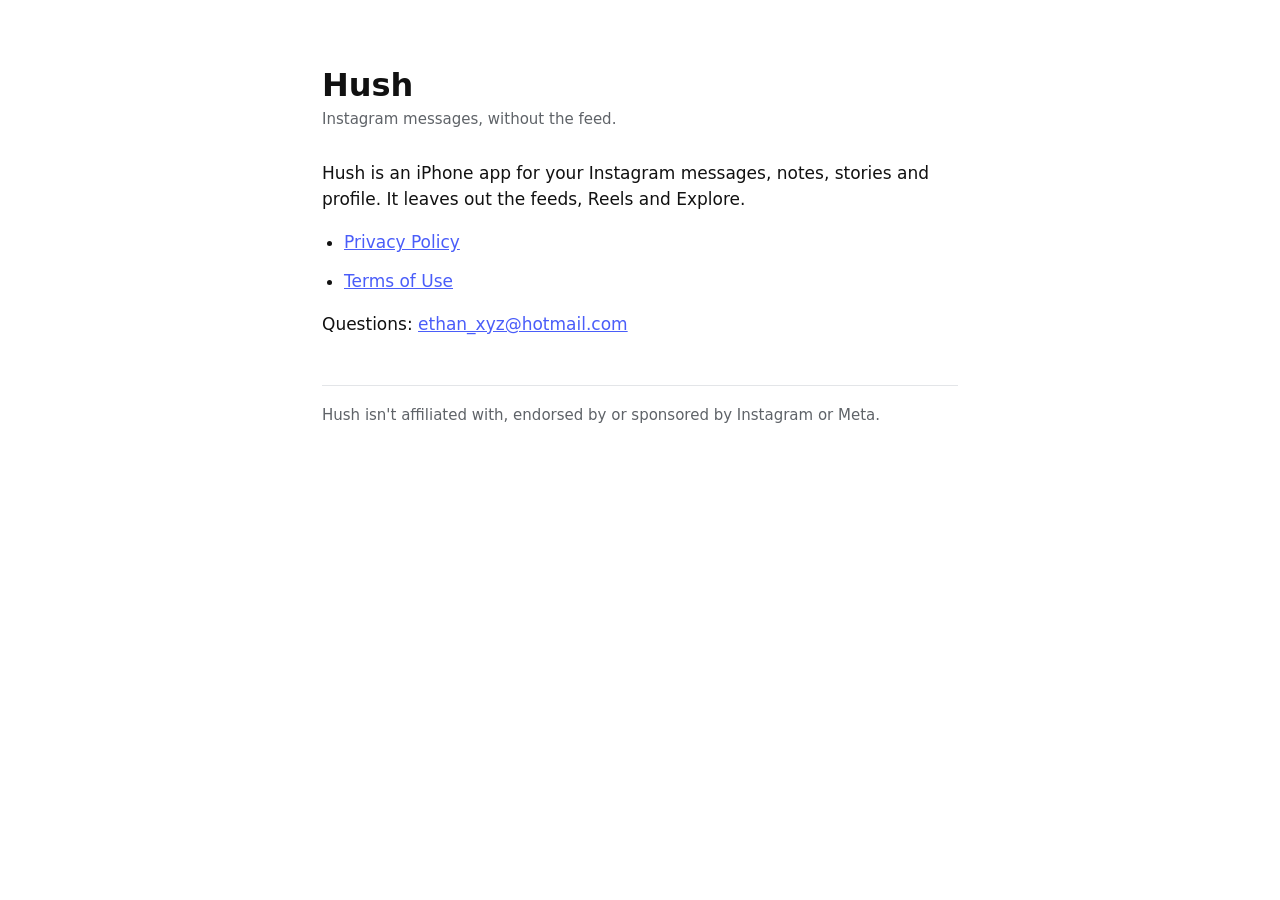
<file: index.html>
<!doctype html>
<html lang="en">
<head>
<meta charset="utf-8">
<meta name="viewport" content="width=device-width, initial-scale=1">
<title>Hush</title>
<link rel="stylesheet" href="style.css">
</head>
<body>
<main>
<h1>Hush</h1>
<p class="updated">Instagram messages, without the feed.</p>
<p>Hush is an iPhone app for your Instagram messages, notes, stories and profile. It leaves out the
feeds, Reels and Explore.</p>
<ul>
  <li><a href="privacy.html">Privacy Policy</a></li>
  <li><a href="terms.html">Terms of Use</a></li>
</ul>
<p>Questions: <a href="mailto:ethan_xyz@hotmail.com">ethan_xyz@hotmail.com</a></p>
<footer>Hush isn't affiliated with, endorsed by or sponsored by Instagram or Meta.</footer>
</main>
</body>
</html>
</file>
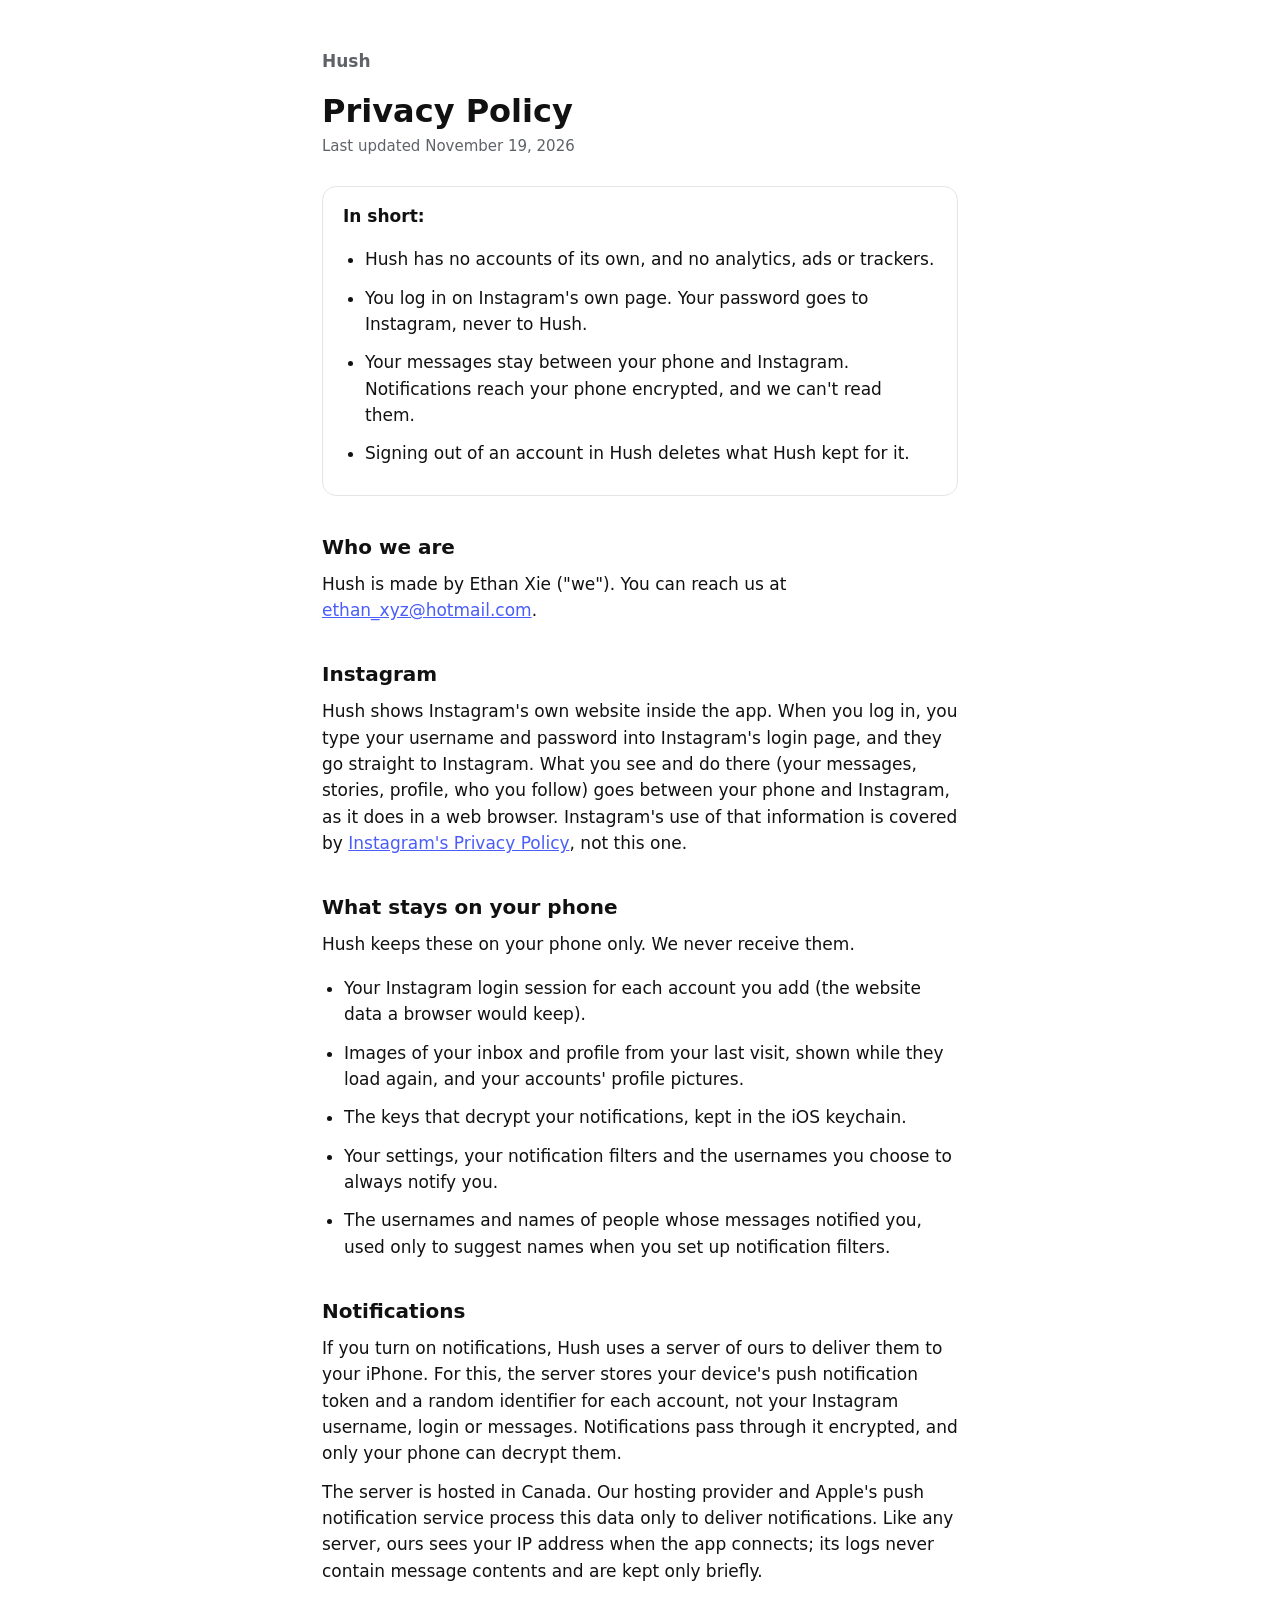
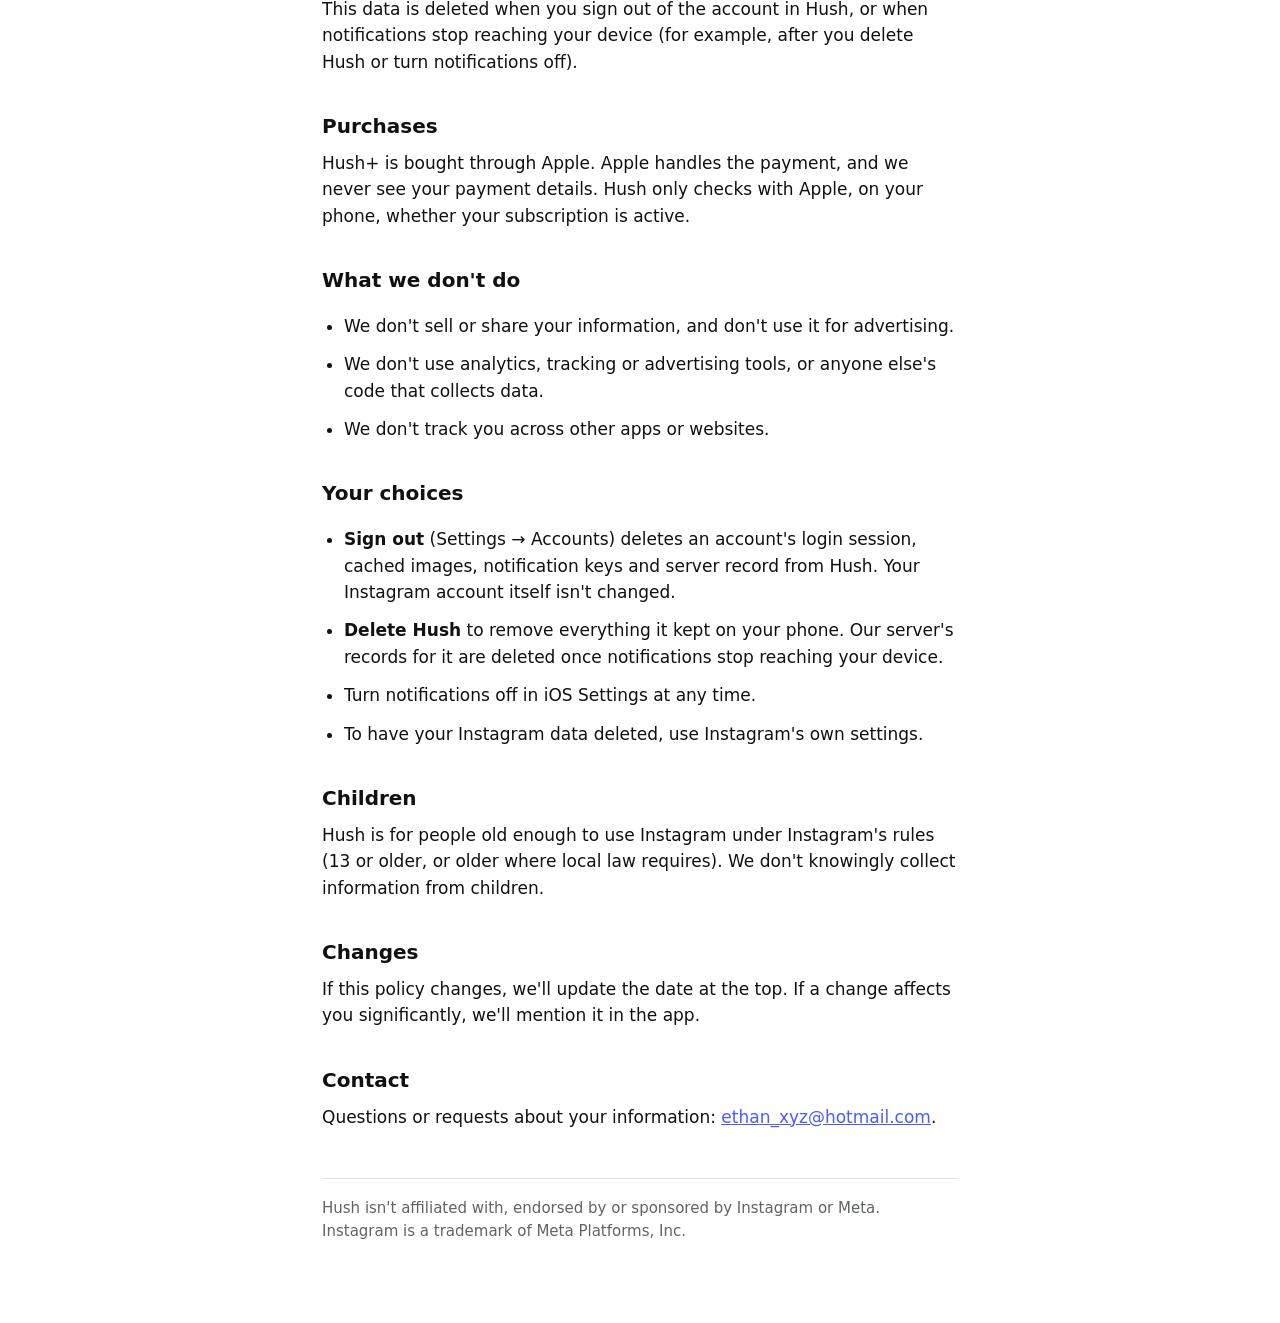
<file: privacy.html>
<!doctype html>
<html lang="en">
<head>
<meta charset="utf-8">
<meta name="viewport" content="width=device-width, initial-scale=1">
<title>Hush Privacy Policy</title>
<link rel="stylesheet" href="style.css">
</head>
<body>
<main>
<header><a href="index.html">Hush</a></header>
<h1>Privacy Policy</h1>
<p class="updated">Last updated November 19, 2026</p>

<div class="summary">
  <p><strong>In short:</strong></p>
  <ul>
    <li>Hush has no accounts of its own, and no analytics, ads or trackers.</li>
    <li>You log in on Instagram's own page. Your password goes to Instagram, never to Hush.</li>
    <li>Your messages stay between your phone and Instagram. Notifications reach your phone
      encrypted, and we can't read them.</li>
    <li>Signing out of an account in Hush deletes what Hush kept for it.</li>
  </ul>
</div>

<h2>Who we are</h2>
<p>Hush is made by Ethan Xie ("we"). You can reach us at
<a href="mailto:ethan_xyz@hotmail.com">ethan_xyz@hotmail.com</a>.</p>

<h2>Instagram</h2>
<p>Hush shows Instagram's own website inside the app. When you log in, you type your username and
password into Instagram's login page, and they go straight to Instagram. What you see and do there
(your messages, stories, profile, who you follow) goes between your phone and Instagram, as it
does in a web browser. Instagram's use of that information is covered by
<a href="https://privacycenter.instagram.com/policy">Instagram's Privacy Policy</a>, not this one.</p>

<h2>What stays on your phone</h2>
<p>Hush keeps these on your phone only. We never receive them.</p>
<ul>
  <li>Your Instagram login session for each account you add (the website data a browser would
    keep).</li>
  <li>Images of your inbox and profile from your last visit, shown while they load again, and
    your accounts' profile pictures.</li>
  <li>The keys that decrypt your notifications, kept in the iOS keychain.</li>
  <li>Your settings, your notification filters and the usernames you choose to always notify you.</li>
  <li>The usernames and names of people whose messages notified you, used only to suggest names
    when you set up notification filters.</li>
</ul>

<h2>Notifications</h2>
<p>If you turn on notifications, Hush uses a server of ours to deliver them to your iPhone. For
this, the server stores your device's push notification token and a random identifier for each
account, not your Instagram username, login or messages. Notifications pass through it encrypted,
and only your phone can decrypt them.</p>
<p>The server is hosted in Canada. Our hosting provider and Apple's push notification service
process this data only to deliver notifications. Like any server, ours sees your IP address when
the app connects; its logs never contain message contents and are kept only briefly.</p>
<p>This data is deleted when you sign out of the account in Hush, or when notifications stop
reaching your device (for example, after you delete Hush or turn notifications off).</p>

<h2>Purchases</h2>
<p>Hush+ is bought through Apple. Apple handles the payment, and we never see your payment details.
Hush only checks with Apple, on your phone, whether your subscription is active.</p>

<h2>What we don't do</h2>
<ul>
  <li>We don't sell or share your information, and don't use it for advertising.</li>
  <li>We don't use analytics, tracking or advertising tools, or anyone else's code that collects
    data.</li>
  <li>We don't track you across other apps or websites.</li>
</ul>

<h2>Your choices</h2>
<ul>
  <li><strong>Sign out</strong> (Settings → Accounts) deletes an account's login session, cached
    images, notification keys and server record from Hush. Your Instagram account itself isn't
    changed.</li>
  <li><strong>Delete Hush</strong> to remove everything it kept on your phone. Our server's records
    for it are deleted once notifications stop reaching your device.</li>
  <li>Turn notifications off in iOS Settings at any time.</li>
  <li>To have your Instagram data deleted, use Instagram's own settings.</li>
</ul>

<h2>Children</h2>
<p>Hush is for people old enough to use Instagram under Instagram's rules (13 or older, or older
where local law requires). We don't knowingly collect information from children.</p>

<h2>Changes</h2>
<p>If this policy changes, we'll update the date at the top. If a change affects you significantly,
we'll mention it in the app.</p>

<h2>Contact</h2>
<p>Questions or requests about your information: <a href="mailto:ethan_xyz@hotmail.com">ethan_xyz@hotmail.com</a>.</p>

<footer>Hush isn't affiliated with, endorsed by or sponsored by Instagram or Meta.
Instagram is a trademark of Meta Platforms, Inc.</footer>
</main>
</body>
</html>
</file>
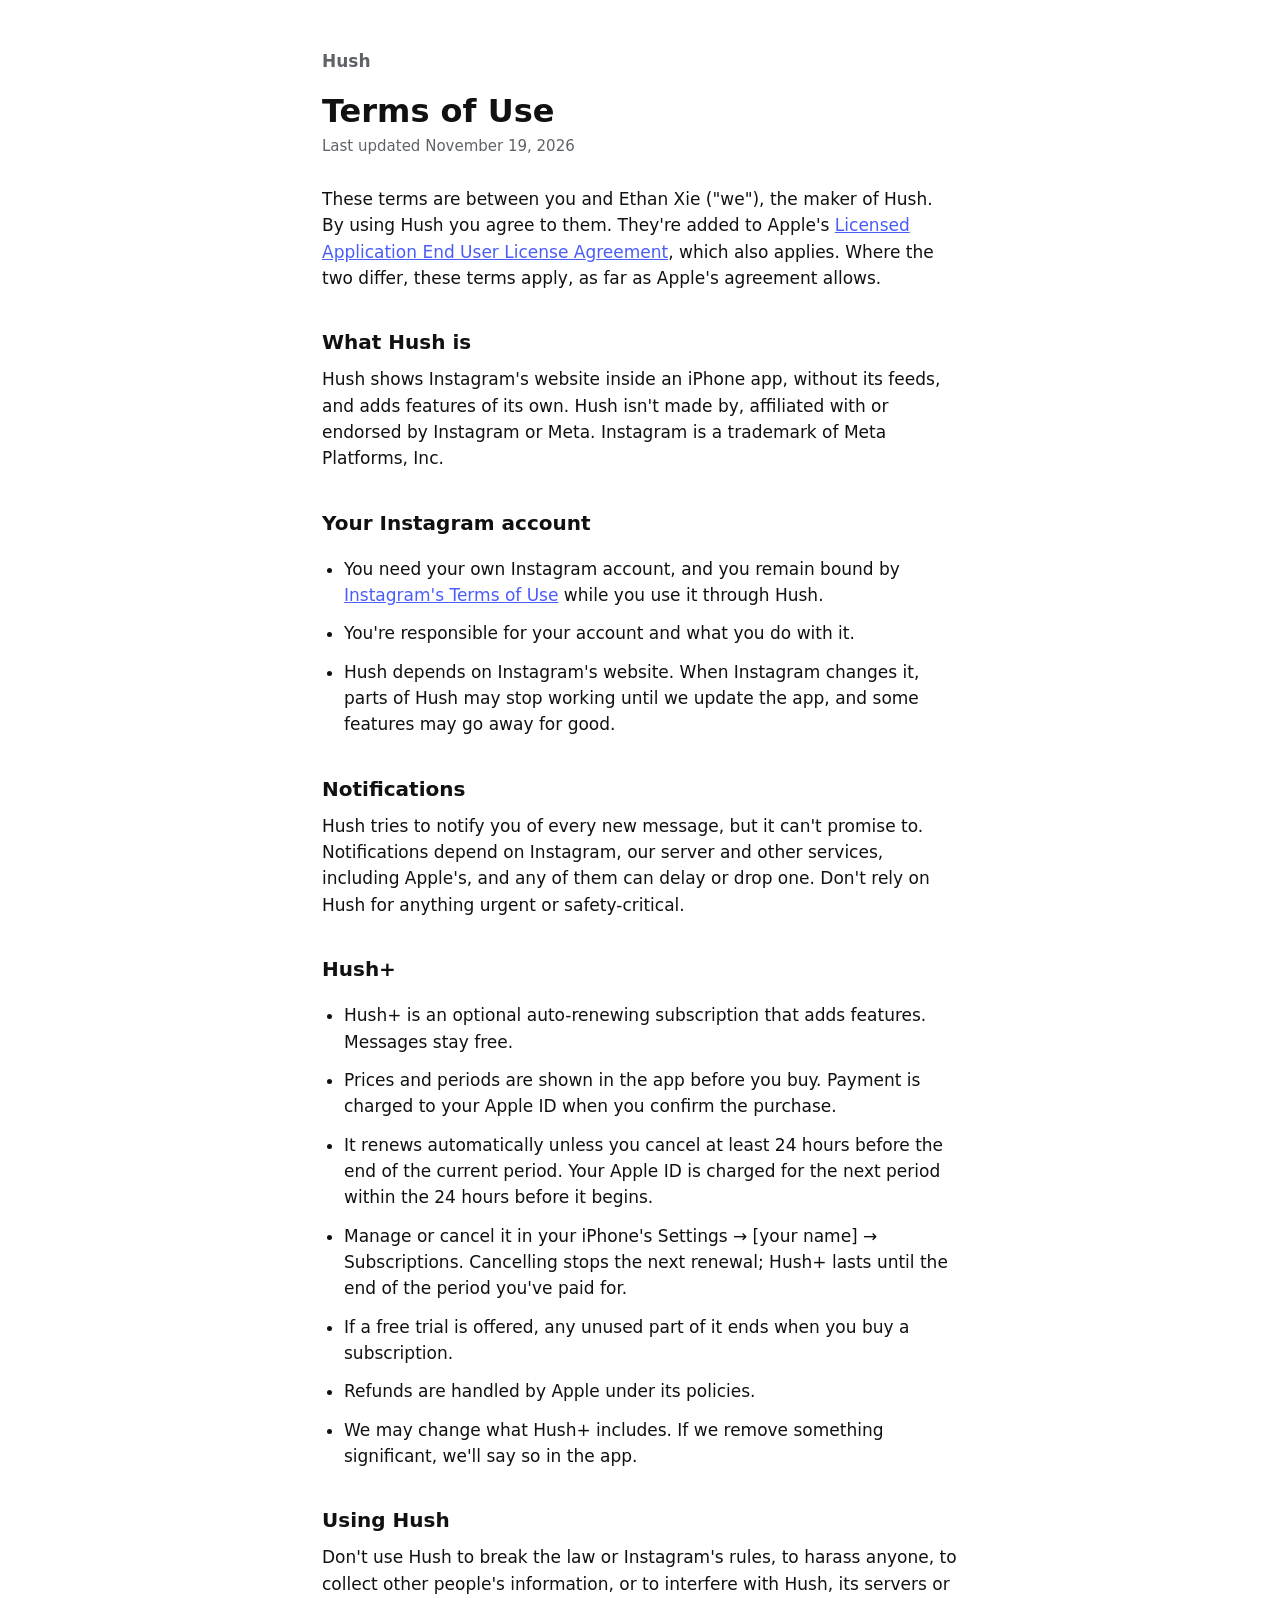
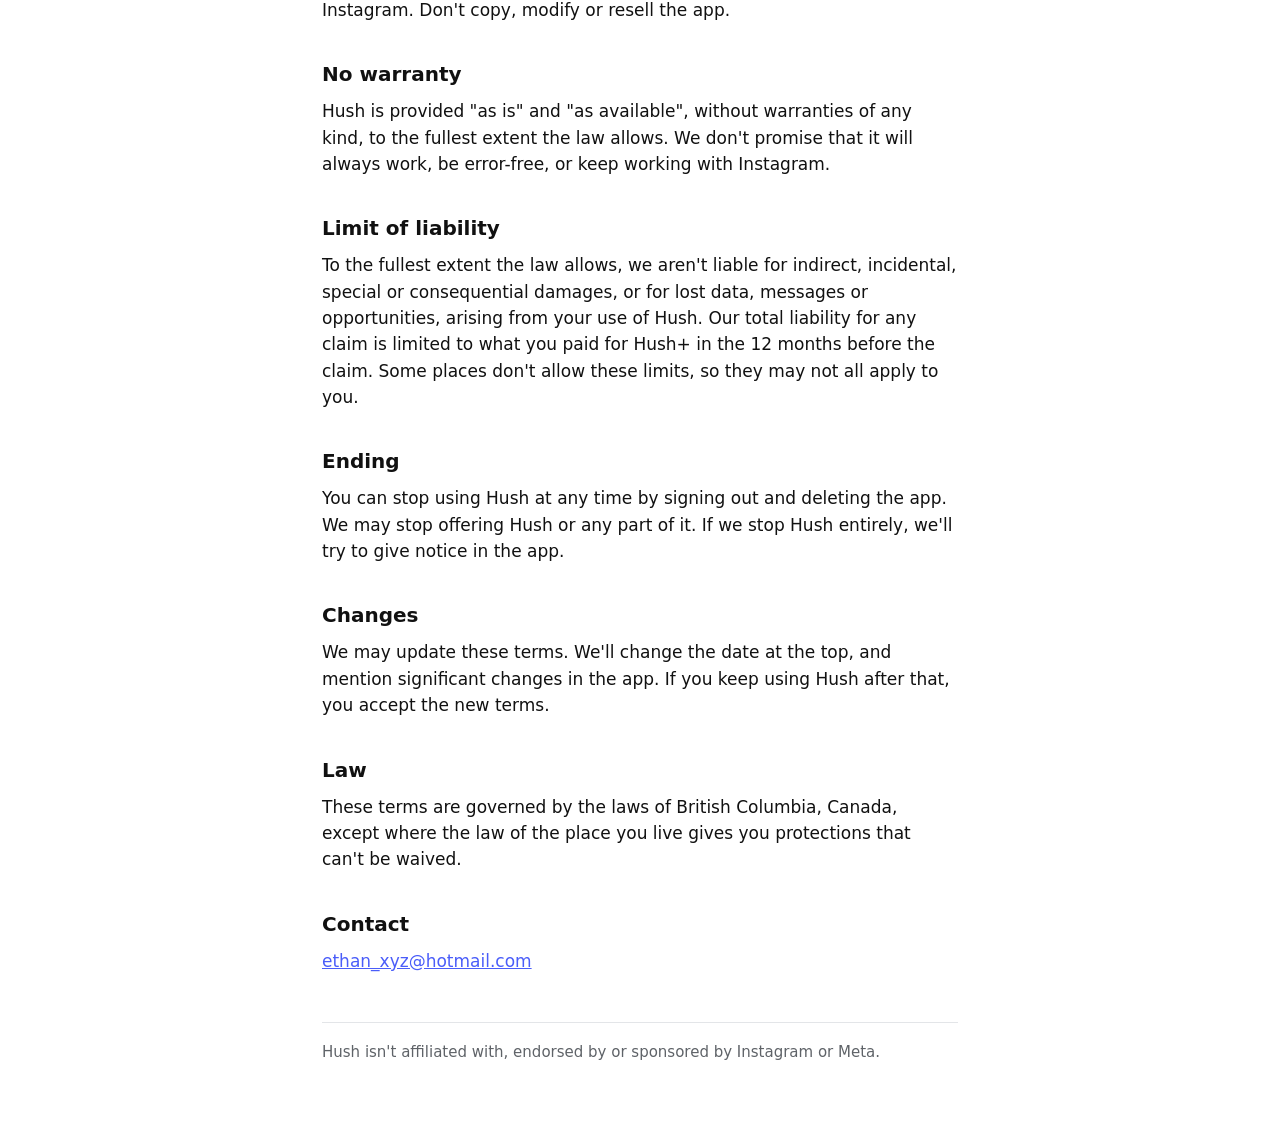
<file: terms.html>
<!doctype html>
<html lang="en">
<head>
<meta charset="utf-8">
<meta name="viewport" content="width=device-width, initial-scale=1">
<title>Hush Terms of Use</title>
<link rel="stylesheet" href="style.css">
</head>
<body>
<main>
<header><a href="index.html">Hush</a></header>
<h1>Terms of Use</h1>
<p class="updated">Last updated November 19, 2026</p>

<p>These terms are between you and Ethan Xie ("we"), the maker of Hush. By using Hush you agree to
them. They're added to Apple's
<a href="https://www.apple.com/legal/internet-services/itunes/dev/stdeula/">Licensed Application
End User License Agreement</a>, which also applies. Where the two differ, these terms apply, as far
as Apple's agreement allows.</p>

<h2>What Hush is</h2>
<p>Hush shows Instagram's website inside an iPhone app, without its feeds, and adds features of its
own. Hush isn't made by, affiliated with or endorsed by Instagram or Meta. Instagram is a trademark
of Meta Platforms, Inc.</p>

<h2>Your Instagram account</h2>
<ul>
  <li>You need your own Instagram account, and you remain bound by
    <a href="https://help.instagram.com/581066165581870">Instagram's Terms of Use</a> while you use
    it through Hush.</li>
  <li>You're responsible for your account and what you do with it.</li>
  <li>Hush depends on Instagram's website. When Instagram changes it, parts of Hush may stop
    working until we update the app, and some features may go away for good.</li>
</ul>

<h2>Notifications</h2>
<p>Hush tries to notify you of every new message, but it can't promise to. Notifications depend on
Instagram, our server and other services, including Apple's, and any of them can delay or drop
one. Don't rely on Hush for anything urgent or safety-critical.</p>

<h2>Hush+</h2>
<ul>
  <li>Hush+ is an optional auto-renewing subscription that adds features. Messages stay free.</li>
  <li>Prices and periods are shown in the app before you buy. Payment is charged to your Apple ID
    when you confirm the purchase.</li>
  <li>It renews automatically unless you cancel at least 24 hours before the end of the current
    period. Your Apple ID is charged for the next period within the 24 hours before it begins.</li>
  <li>Manage or cancel it in your iPhone's Settings → [your name] → Subscriptions. Cancelling
    stops the next renewal; Hush+ lasts until the end of the period you've paid for.</li>
  <li>If a free trial is offered, any unused part of it ends when you buy a subscription.</li>
  <li>Refunds are handled by Apple under its policies.</li>
  <li>We may change what Hush+ includes. If we remove something significant, we'll say so in the
    app.</li>
</ul>

<h2>Using Hush</h2>
<p>Don't use Hush to break the law or Instagram's rules, to harass anyone, to collect other
people's information, or to interfere with Hush, its servers or Instagram. Don't copy, modify or
resell the app.</p>

<h2>No warranty</h2>
<p>Hush is provided "as is" and "as available", without warranties of any kind, to the fullest
extent the law allows. We don't promise that it will always work, be error-free, or keep working
with Instagram.</p>

<h2>Limit of liability</h2>
<p>To the fullest extent the law allows, we aren't liable for indirect, incidental, special or
consequential damages, or for lost data, messages or opportunities, arising from your use of Hush.
Our total liability for any claim is limited to what you paid for Hush+ in the 12 months before the
claim. Some places don't allow these limits, so they may not all apply to you.</p>

<h2>Ending</h2>
<p>You can stop using Hush at any time by signing out and deleting the app. We may stop offering
Hush or any part of it. If we stop Hush entirely, we'll try to give notice in the app.</p>

<h2>Changes</h2>
<p>We may update these terms. We'll change the date at the top, and mention significant changes in
the app. If you keep using Hush after that, you accept the new terms.</p>

<h2>Law</h2>
<p>These terms are governed by the laws of British Columbia, Canada, except where the law of the
place you live gives you protections that can't be waived.</p>

<h2>Contact</h2>
<p><a href="mailto:ethan_xyz@hotmail.com">ethan_xyz@hotmail.com</a></p>

<footer>Hush isn't affiliated with, endorsed by or sponsored by Instagram or Meta.</footer>
</main>
</body>
</html>
</file>
<file: style.css>
:root { color-scheme: light dark; --text: #111; --muted: #5f6368; --bg: #fff; --rule: #e3e5e8; --accent: #4a5df9; }
@media (prefers-color-scheme: dark) { :root { --text: #f2f3f5; --muted: #a0a4ab; --bg: #0c1014; --rule: #262a30; --accent: #8594ff; } }
* { box-sizing: border-box; }
body { margin: 0; background: var(--bg); color: var(--text); font: 17px/1.55 -apple-system, BlinkMacSystemFont, "Segoe UI", system-ui, sans-serif; -webkit-text-size-adjust: 100%; }
main { max-width: 680px; margin: 0 auto; padding: 48px 22px 80px; }
header a { color: var(--muted); text-decoration: none; font-weight: 600; }
h1 { font-size: 32px; line-height: 1.2; margin: 18px 0 4px; }
.updated { color: var(--muted); margin: 0 0 28px; font-size: 15px; }
h2 { font-size: 20px; margin: 36px 0 8px; }
p, li { margin: 0 0 12px; }
ul { padding-left: 22px; }
a { color: var(--accent); }
.summary { border: 1px solid var(--rule); border-radius: 14px; padding: 16px 20px; margin: 0 0 8px; }
.summary p:last-child, .summary ul:last-child { margin-bottom: 0; }
footer { margin-top: 48px; padding-top: 18px; border-top: 1px solid var(--rule); color: var(--muted); font-size: 15px; }
</file>
